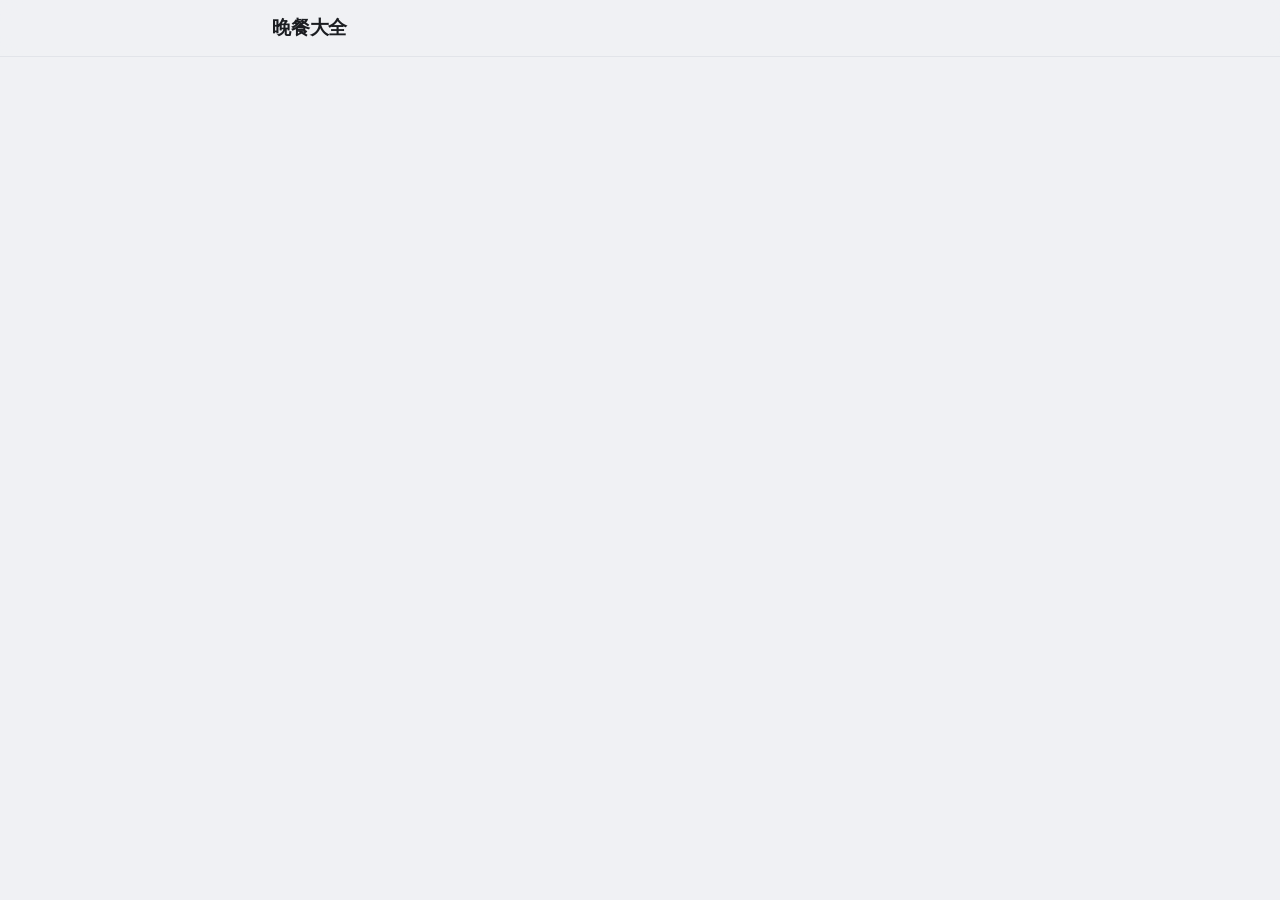
<file: index.html>
<!DOCTYPE html>
<html lang="zh-Hant">
<head>
<meta charset="utf-8">
<!-- viewport-fit=cover 讓版面延伸到 iPhone 瀏海與底部橫條區域，再由 CSS 的 safe-area 補回內距 -->
<meta name="viewport" content="width=device-width, initial-scale=1, viewport-fit=cover">
<meta name="description" content="晚餐店家與菜單清單">
<meta name="theme-color" content="#f0f1f4" media="(prefers-color-scheme: light)">
<meta name="theme-color" content="#15171b" media="(prefers-color-scheme: dark)">
<title>晚餐大全</title>

<!-- 加到主畫面後以全螢幕開啟 -->
<link rel="manifest" href="manifest.json">
<meta name="apple-mobile-web-app-capable" content="yes">
<meta name="apple-mobile-web-app-status-bar-style" content="default">
<meta name="apple-mobile-web-app-title" content="晚餐大全">
<link rel="apple-touch-icon" href="icons/icon-192.png">
<link rel="icon" href="icons/icon-192.png">

<link rel="stylesheet" href="css/style.css">
</head>
<body>

<header class="topbar">
  <div class="topbar-inner">
    <button id="back-btn" class="icon-btn" type="button" aria-label="返回" hidden>
      <svg viewBox="0 0 24 24" aria-hidden="true"><path d="M15 5l-7 7 7 7"/></svg>
    </button>
    <div class="topbar-title">
      <h1 id="page-title">晚餐大全</h1>
      <p id="page-subtitle" class="topbar-sub"></p>
    </div>
    <div id="topbar-actions" class="topbar-actions"></div>
  </div>
</header>

<main id="view" class="view" tabindex="-1"></main>

<!-- 登入視窗 -->
<dialog id="login-dialog" class="dialog">
  <form id="login-form" method="dialog" class="dialog-body">
    <h2 class="dialog-title">登入以編輯</h2>
    <p class="dialog-hint">只有你需要登入。其他人不用登入也看得到店家與菜單。</p>

    <label class="field">
      <span class="field-label">Email</span>
      <input id="login-email" type="email" name="email" autocomplete="username"
             inputmode="email" required placeholder="you@example.com">
    </label>

    <label class="field">
      <span class="field-label">密碼</span>
      <input id="login-password" type="password" name="password"
             autocomplete="current-password" required>
    </label>

    <p id="login-error" class="form-error" hidden></p>

    <div class="dialog-actions">
      <button type="button" class="btn btn-ghost" data-close-dialog>取消</button>
      <button id="login-submit" type="submit" class="btn btn-primary">登入</button>
    </div>
  </form>
</dialog>

<!-- 短暫提示訊息 -->
<div id="toast" class="toast" role="status" aria-live="polite" hidden></div>

<script type="module" src="js/app.js"></script>
</body>
</html>
</file>
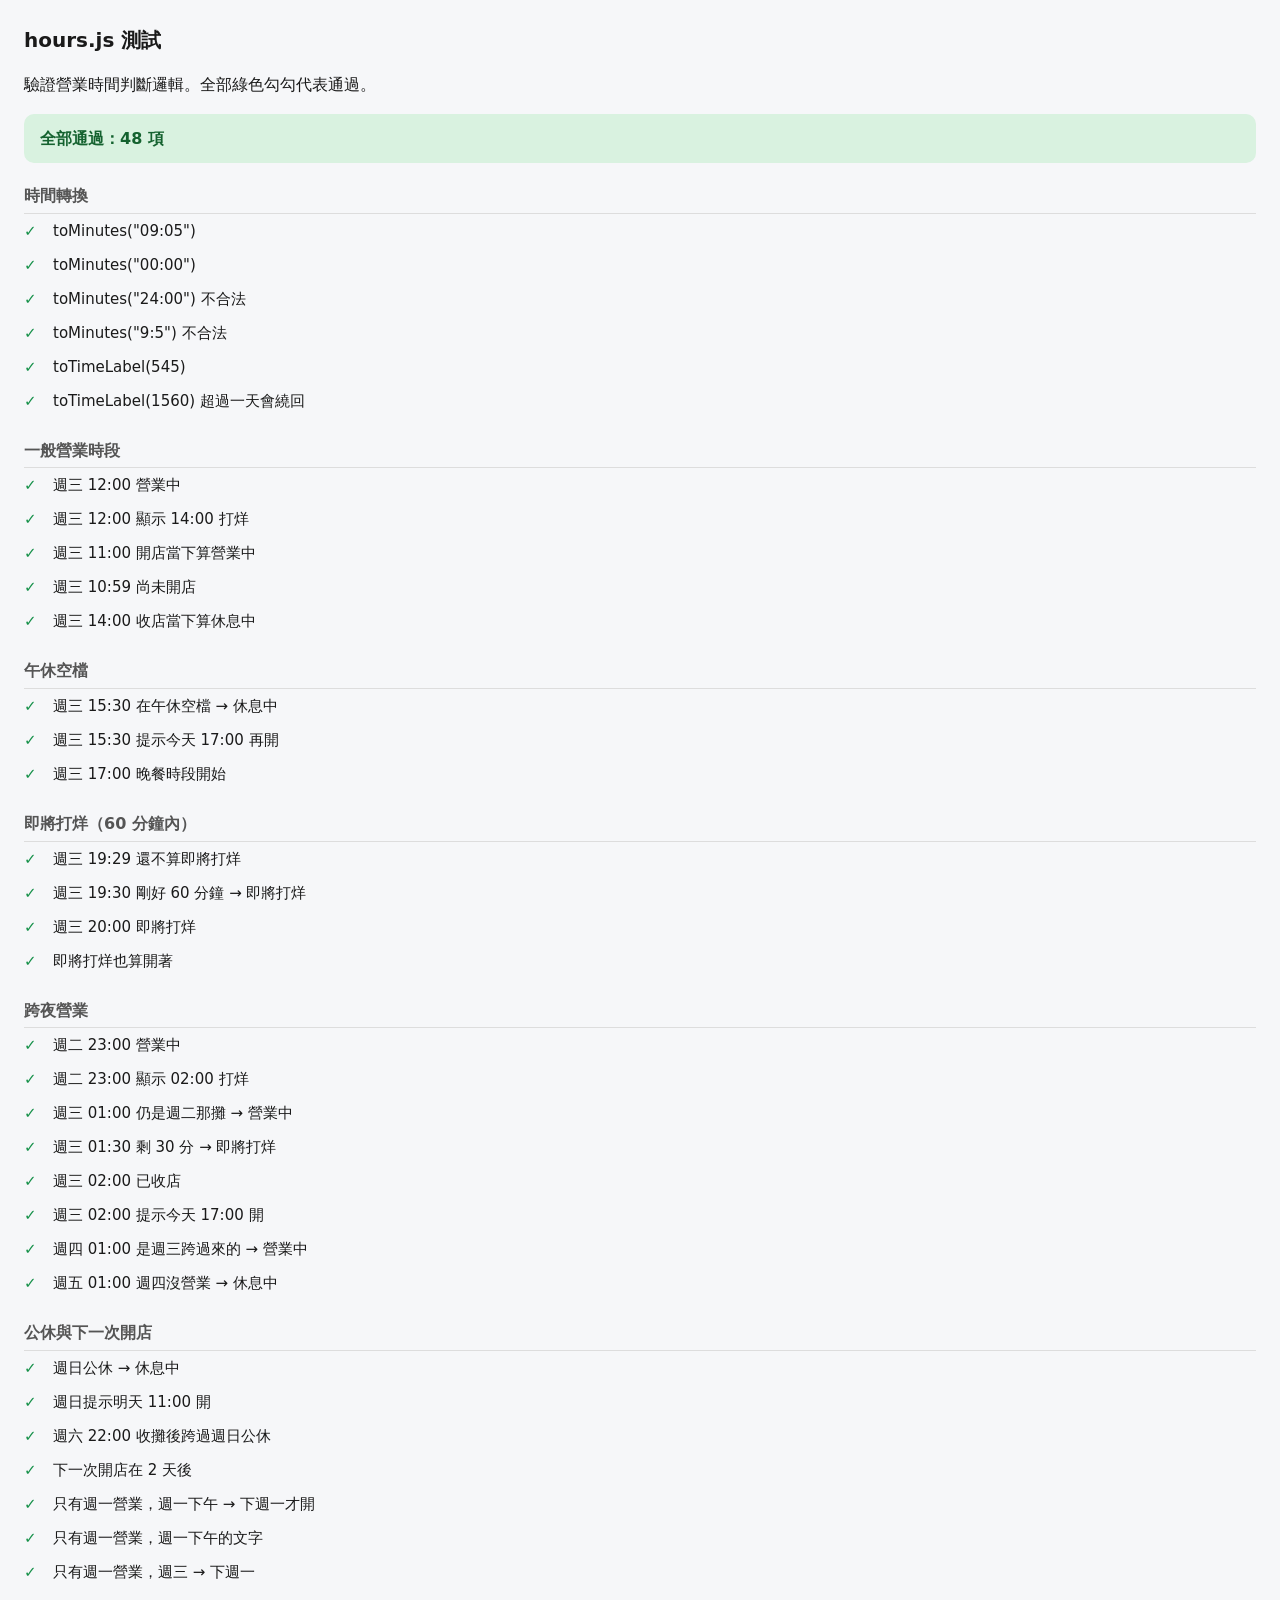
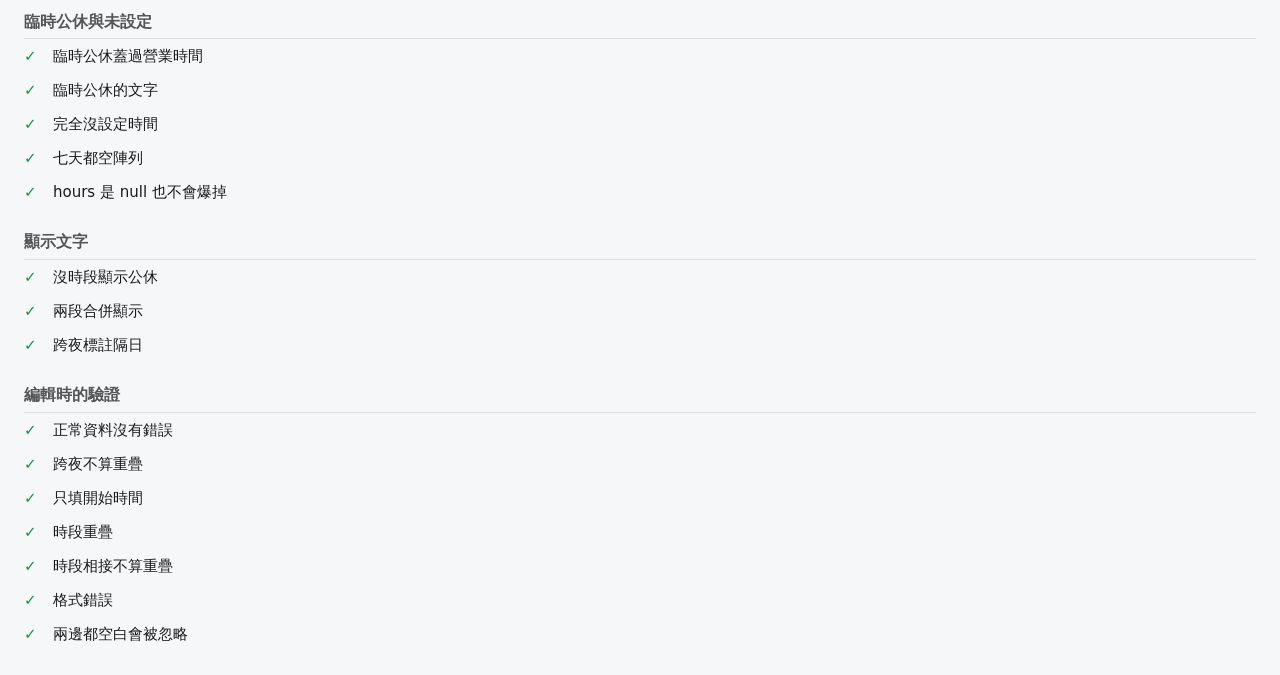
<file: test/hours.test.html>
<!DOCTYPE html>
<html lang="zh-Hant">
<head>
<meta charset="utf-8">
<meta name="viewport" content="width=device-width, initial-scale=1">
<title>hours.js 測試</title>
<style>
  body { font: 16px/1.6 system-ui, "Microsoft JhengHei", sans-serif; margin: 0; padding: 24px; background: #f6f7f9; color: #1a1a1a; }
  h1 { font-size: 20px; margin: 0 0 4px; }
  .summary { padding: 12px 16px; border-radius: 10px; font-weight: 700; margin: 16px 0; }
  .summary.ok { background: #d9f2e0; color: #14622f; }
  .summary.bad { background: #fbdcdc; color: #8c1c1c; }
  .group { margin-top: 20px; font-weight: 700; color: #555; border-bottom: 1px solid #ddd; padding-bottom: 4px; }
  .case { display: flex; gap: 8px; padding: 5px 0; align-items: baseline; font-size: 15px; }
  .mark { flex: none; width: 1.4em; font-weight: 700; }
  .pass .mark { color: #17914a; }
  .fail .mark { color: #cc2222; }
  .fail { color: #cc2222; }
  .detail { color: #777; font-size: 13px; margin-left: 1.4em; }
  @media (prefers-color-scheme: dark) {
    body { background: #16181c; color: #e6e6e6; }
    .group { color: #aaa; border-color: #333; }
    .detail { color: #999; }
  }
</style>
</head>
<body>
<h1>hours.js 測試</h1>
<p>驗證營業時間判斷邏輯。全部綠色勾勾代表通過。</p>
<div id="summary" class="summary">執行中…</div>
<div id="out"></div>

<script type="module">
import {
  getStoreStatus, formatDayHours, validateHours, toMinutes, toTimeLabel,
} from '../js/hours.js';

// ---------- 測試工具 ----------
const out = document.getElementById('out');
let passed = 0;
let failed = 0;

function group(title) {
  const el = document.createElement('div');
  el.className = 'group';
  el.textContent = title;
  out.appendChild(el);
}

function check(name, actual, expected) {
  const ok = JSON.stringify(actual) === JSON.stringify(expected);
  ok ? passed++ : failed++;
  const el = document.createElement('div');
  el.className = 'case ' + (ok ? 'pass' : 'fail');
  el.innerHTML = `<span class="mark">${ok ? '✓' : '✗'}</span><span>${name}</span>`;
  out.appendChild(el);
  if (!ok) {
    const d = document.createElement('div');
    d.className = 'detail';
    d.textContent = `預期 ${JSON.stringify(expected)}，實際得到 ${JSON.stringify(actual)}`;
    out.appendChild(d);
  }
}

// 2024-01-07 是星期日，所以 Jan 7 + day 剛好對應 getDay() 0–6。
// 這樣測試裡就能直接寫「週三 12:00」而不必自己算日期。
function at(day, hhmm) {
  const [h, m] = hhmm.split(':').map(Number);
  return new Date(2024, 0, 7 + day, h, m);
}

// ---------- 測試資料 ----------
// 一般便當店：平日午晚兩段，週六只有晚上，週日公休
const bento = {
  '0': [],
  '1': [['11:00', '14:00'], ['17:00', '20:30']],
  '2': [['11:00', '14:00'], ['17:00', '20:30']],
  '3': [['11:00', '14:00'], ['17:00', '20:30']],
  '4': [['11:00', '14:00'], ['17:00', '20:30']],
  '5': [['11:00', '14:00'], ['17:00', '20:30']],
  '6': [['17:00', '21:00']],
};

// 宵夜店：週二、週三營業到隔天凌晨兩點，其餘公休
const latenight = {
  '0': [], '1': [], '2': [['17:00', '02:00']], '3': [['17:00', '02:00']],
  '4': [], '5': [], '6': [],
};

// 只有週一營業
const mondayOnly = { '0': [], '1': [['11:00', '14:00']], '2': [], '3': [], '4': [], '5': [], '6': [] };

const s = (hours, day, time, tempClosed = false) => getStoreStatus(hours, tempClosed, at(day, time));

// ---------- 基本時間轉換 ----------
group('時間轉換');
check('toMinutes("09:05")', toMinutes('09:05'), 545);
check('toMinutes("00:00")', toMinutes('00:00'), 0);
check('toMinutes("24:00") 不合法', toMinutes('24:00'), null);
check('toMinutes("9:5") 不合法', toMinutes('9:5'), null);
check('toTimeLabel(545)', toTimeLabel(545), '09:05');
check('toTimeLabel(1560) 超過一天會繞回', toTimeLabel(1560), '02:00');

// ---------- 一般營業時段 ----------
group('一般營業時段');
check('週三 12:00 營業中', s(bento, 3, '12:00').state, 'open');
check('週三 12:00 顯示 14:00 打烊', s(bento, 3, '12:00').closesAt, '14:00');
check('週三 11:00 開店當下算營業中', s(bento, 3, '11:00').state, 'open');
check('週三 10:59 尚未開店', s(bento, 3, '10:59').state, 'closed');
check('週三 14:00 收店當下算休息中', s(bento, 3, '14:00').state, 'closed');

// ---------- 午休空檔（分兩段的重點）----------
group('午休空檔');
check('週三 15:30 在午休空檔 → 休息中', s(bento, 3, '15:30').state, 'closed');
check('週三 15:30 提示今天 17:00 再開', s(bento, 3, '15:30').label, '休息中 · 今天 17:00 開');
check('週三 17:00 晚餐時段開始', s(bento, 3, '17:00').state, 'open');

// ---------- 即將打烊 ----------
group('即將打烊（60 分鐘內）');
check('週三 19:29 還不算即將打烊', s(bento, 3, '19:29').state, 'open');
check('週三 19:30 剛好 60 分鐘 → 即將打烊', s(bento, 3, '19:30').state, 'closing_soon');
check('週三 20:00 即將打烊', s(bento, 3, '20:00').state, 'closing_soon');
check('即將打烊也算開著', s(bento, 3, '20:00').isOpen, true);

// ---------- 跨夜營業（最容易寫錯的地方）----------
group('跨夜營業');
check('週二 23:00 營業中', s(latenight, 2, '23:00').state, 'open');
check('週二 23:00 顯示 02:00 打烊', s(latenight, 2, '23:00').closesAt, '02:00');
check('週三 01:00 仍是週二那攤 → 營業中', s(latenight, 3, '01:00').isOpen, true);
check('週三 01:30 剩 30 分 → 即將打烊', s(latenight, 3, '01:30').state, 'closing_soon');
check('週三 02:00 已收店', s(latenight, 3, '02:00').state, 'closed');
check('週三 02:00 提示今天 17:00 開', s(latenight, 3, '02:00').label, '休息中 · 今天 17:00 開');
check('週四 01:00 是週三跨過來的 → 營業中', s(latenight, 4, '01:00').isOpen, true);
check('週五 01:00 週四沒營業 → 休息中', s(latenight, 5, '01:00').state, 'closed');

// ---------- 公休與下一次開店 ----------
group('公休與下一次開店');
check('週日公休 → 休息中', s(bento, 0, '12:00').state, 'closed');
check('週日提示明天 11:00 開', s(bento, 0, '12:00').label, '休息中 · 明天 11:00 開');
check('週六 22:00 收攤後跨過週日公休', s(bento, 6, '22:00').label, '休息中 · 週一 11:00 開');
check('下一次開店在 2 天後', s(bento, 6, '22:00').nextOpen.daysAhead, 2);
check('只有週一營業，週一下午 → 下週一才開', s(mondayOnly, 1, '15:00').nextOpen.daysAhead, 7);
check('只有週一營業，週一下午的文字', s(mondayOnly, 1, '15:00').label, '休息中 · 週一 11:00 開');
check('只有週一營業，週三 → 下週一', s(mondayOnly, 3, '12:00').nextOpen.daysAhead, 5);

// ---------- 臨時公休與未設定 ----------
group('臨時公休與未設定');
check('臨時公休蓋過營業時間', s(bento, 3, '12:00', true).state, 'closed');
check('臨時公休的文字', s(bento, 3, '12:00', true).label, '臨時公休');
check('完全沒設定時間', getStoreStatus({}, false, at(3, '12:00')).label, '未設定營業時間');
check('七天都空陣列', getStoreStatus({ 0: [], 1: [], 2: [], 3: [], 4: [], 5: [], 6: [] }, false, at(3, '12:00')).state, 'closed');
check('hours 是 null 也不會爆掉', getStoreStatus(null, false, at(3, '12:00')).state, 'closed');

// ---------- 顯示文字 ----------
group('顯示文字');
check('沒時段顯示公休', formatDayHours([]), '公休');
check('兩段合併顯示', formatDayHours([['11:00', '14:00'], ['17:00', '20:30']]), '11:00–14:00、17:00–20:30');
check('跨夜標註隔日', formatDayHours([['17:00', '02:00']]), '17:00–02:00（隔日）');

// ---------- 編輯時的驗證 ----------
group('編輯時的驗證');
check('正常資料沒有錯誤', validateHours(bento), []);
check('跨夜不算重疊', validateHours(latenight), []);
check('只填開始時間', validateHours({ 1: [['11:00', '']] }), ['週一：開始與結束時間要一起填']);
check('時段重疊', validateHours({ 1: [['11:00', '15:00'], ['14:00', '20:00']] }), ['週一：兩個時段重疊了']);
check('時段相接不算重疊', validateHours({ 1: [['11:00', '14:00'], ['14:00', '20:00']] }), []);
check('格式錯誤', validateHours({ 2: [['1100', '14:00']] }), ['週二：時間格式不正確']);
check('兩邊都空白會被忽略', validateHours({ 3: [['', '']] }), []);

// ---------- 結果 ----------
const summary = document.getElementById('summary');
summary.className = 'summary ' + (failed === 0 ? 'ok' : 'bad');
summary.textContent = failed === 0
  ? `全部通過：${passed} 項`
  : `${failed} 項失敗、${passed} 項通過`;
</script>
</body>
</html>
</file>
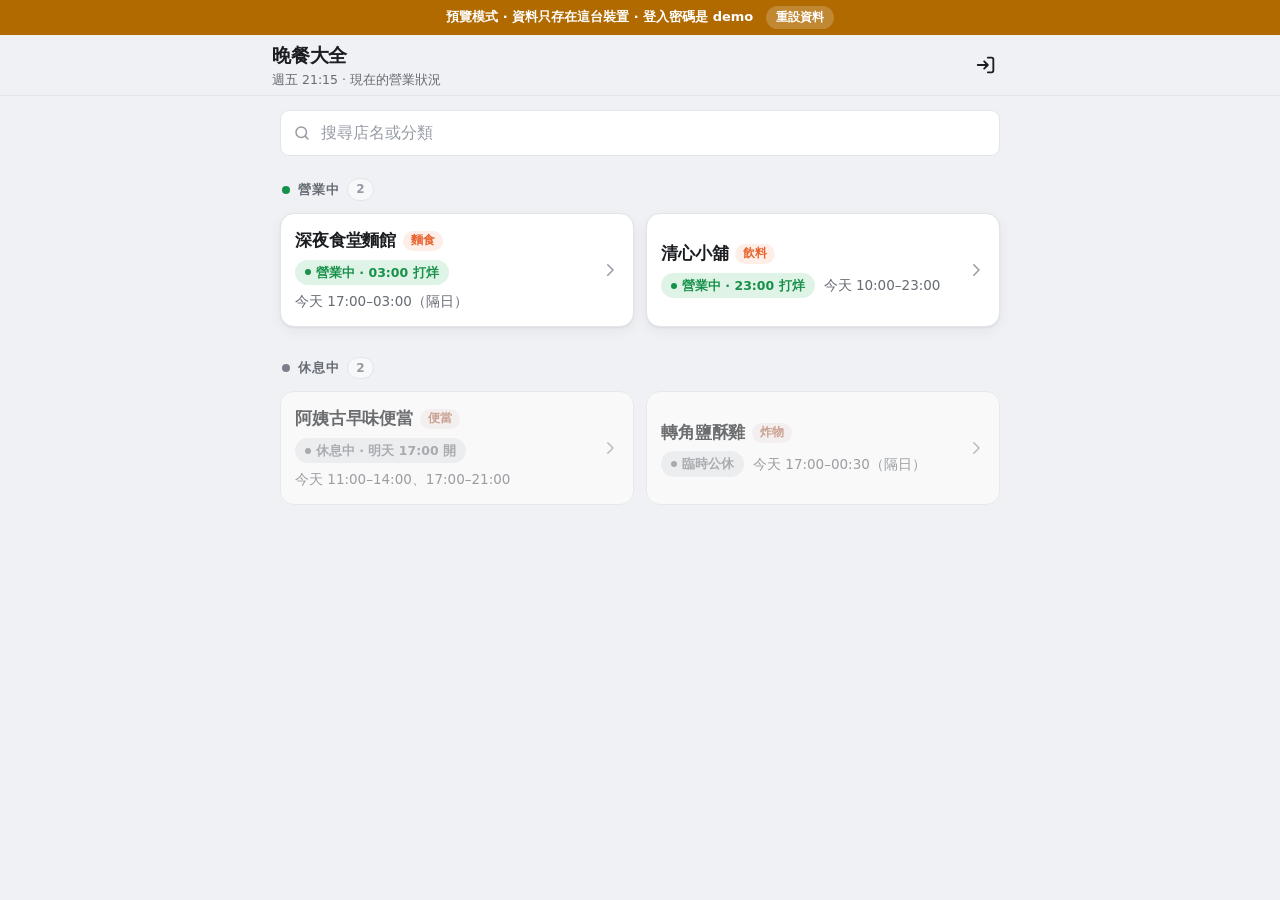
<file: test/preview.html>
<!DOCTYPE html>
<html lang="zh-Hant">
<head>
<meta charset="utf-8">
<meta name="viewport" content="width=device-width, initial-scale=1, viewport-fit=cover">
<title>晚餐大全（預覽模式）</title>
<link rel="stylesheet" href="../css/style.css">

<!--
  預覽模式：把資料層換成 test/mock-db.js，資料存在瀏覽器本機，
  不需要 Supabase 就能把整個網站點過一遍。

  登入用任意 Email + 密碼 demo。

  正式使用請開 index.html，不要開這一頁。
-->
<script type="importmap">
{
  "imports": {
    "/js/db.js": "/test/mock-db.js",
    "/js/config.js": "/test/mock-config.js"
  }
}
</script>
<style>
  .preview-banner {
    background: #b06a00; color: #fff; text-align: center;
    font-size: 13px; font-weight: 700; padding: 6px 12px;
  }
  .preview-banner button {
    margin-left: 8px; font: inherit; font-size: 12px;
    background: rgba(255,255,255,.2); color: #fff;
    border: none; border-radius: 999px; padding: 2px 10px; cursor: pointer;
  }
</style>
</head>
<body>

<div class="preview-banner">
  預覽模式 · 資料只存在這台裝置 · 登入密碼是 demo
  <button id="reset-preview" type="button">重設資料</button>
</div>

<header class="topbar">
  <div class="topbar-inner">
    <button id="back-btn" class="icon-btn" type="button" aria-label="返回" hidden>
      <svg viewBox="0 0 24 24" aria-hidden="true"><path d="M15 5l-7 7 7 7"/></svg>
    </button>
    <div class="topbar-title">
      <h1 id="page-title">晚餐大全</h1>
      <p id="page-subtitle" class="topbar-sub"></p>
    </div>
    <div id="topbar-actions" class="topbar-actions"></div>
  </div>
</header>

<main id="view" class="view" tabindex="-1"></main>

<dialog id="login-dialog" class="dialog">
  <form id="login-form" method="dialog" class="dialog-body">
    <h2 class="dialog-title">登入以編輯</h2>
    <p class="dialog-hint">預覽模式：Email 隨便填，密碼輸入 demo。</p>
    <label class="field">
      <span class="field-label">Email</span>
      <input id="login-email" type="email" name="email" autocomplete="username"
             inputmode="email" required placeholder="you@example.com">
    </label>
    <label class="field">
      <span class="field-label">密碼</span>
      <input id="login-password" type="password" name="password" autocomplete="current-password" required>
    </label>
    <p id="login-error" class="form-error" hidden></p>
    <div class="dialog-actions">
      <button type="button" class="btn btn-ghost" data-close-dialog>取消</button>
      <button id="login-submit" type="submit" class="btn btn-primary">登入</button>
    </div>
  </form>
</dialog>

<div id="toast" class="toast" role="status" aria-live="polite" hidden></div>

<script type="module">
  import { resetPreviewData } from './mock-db.js';
  document.getElementById('reset-preview').addEventListener('click', () => {
    resetPreviewData();
    location.reload();
  });
</script>
<script type="module" src="../js/app.js"></script>
</body>
</html>
</file>
<file: css/style.css>
/* =============================================================
   晚餐大全 — 樣式

   手機優先：預設樣式就是手機版，768px 以上才加寬成多欄。
   幾個為了行動裝置特別處理的地方，都標在註解裡。
   ============================================================= */

/* ---------- 設計變數 ---------- */
:root {
  --bg:            #f0f1f4;
  --surface:       #ffffff;
  --surface-2:     #f7f8fa;
  --border:        #e2e4e9;
  --text:          #1b1d21;
  --text-soft:     #666b74;
  --text-faint:    #969ba4;

  --accent:        #e8622c;
  --accent-ink:    #ffffff;
  --accent-soft:   #fdeee8;

  --open:          #17914a;
  --open-soft:     #dff3e6;
  --soon:          #b06a00;
  --soon-soft:     #fdefd6;
  --closed:        #7a808a;
  --closed-soft:   #eaecef;
  --danger:        #cc3333;
  --danger-soft:   #fce4e4;

  --radius:        14px;
  --radius-sm:     9px;
  --shadow:        0 1px 2px rgba(16, 18, 22, .06), 0 4px 14px rgba(16, 18, 22, .05);
  --shadow-lift:   0 4px 10px rgba(16, 18, 22, .1), 0 12px 32px rgba(16, 18, 22, .12);

  --topbar-h:      calc(56px + env(safe-area-inset-top));
  --page-max:      760px;
}

@media (prefers-color-scheme: dark) {
  :root {
    --bg:          #15171b;
    --surface:     #1e2126;
    --surface-2:   #262a30;
    --border:      #32373f;
    --text:        #e8eaed;
    --text-soft:   #a4aab3;
    --text-faint:  #7b828c;

    --accent:      #ff7a45;
    --accent-ink:  #241009;
    --accent-soft: #38231b;

    --open:        #4ecb7e;
    --open-soft:   #1c3b28;
    --soon:        #f0b45c;
    --soon-soft:   #3b2f18;
    --closed:      #868d97;
    --closed-soft: #2a2e34;
    --danger:      #ff6b6b;
    --danger-soft: #3a2222;

    --shadow:      0 1px 2px rgba(0, 0, 0, .3), 0 4px 14px rgba(0, 0, 0, .25);
    --shadow-lift: 0 4px 10px rgba(0, 0, 0, .4), 0 12px 32px rgba(0, 0, 0, .45);
  }
}

/* ---------- 基礎 ---------- */
*, *::before, *::after { box-sizing: border-box; }

html {
  /* 手機橫置時 iOS 會自動放大字，關掉才不會版面錯亂 */
  -webkit-text-size-adjust: 100%;
}

body {
  margin: 0;
  /* dvh 而非 vh：行動瀏覽器網址列收合時版面不會跳動 */
  min-height: 100dvh;
  background: var(--bg);
  color: var(--text);
  font-family: system-ui, -apple-system, "Noto Sans TC", "PingFang TC",
               "Microsoft JhengHei", "Segoe UI", sans-serif;
  font-size: 16px;
  line-height: 1.55;
  /* 手機點擊時不要出現系統預設的藍色方塊，改用自訂的 :active 效果 */
  -webkit-tap-highlight-color: transparent;
  overscroll-behavior-y: none;
}

h1, h2, h3, p { margin: 0; }
ul { margin: 0; padding: 0; list-style: none; }

:focus-visible {
  outline: 2px solid var(--accent);
  outline-offset: 2px;
  border-radius: 4px;
}

/* ---------- 頂部列 ---------- */
.topbar {
  position: sticky;
  top: 0;
  z-index: 30;
  background: color-mix(in srgb, var(--bg) 88%, transparent);
  backdrop-filter: blur(12px);
  -webkit-backdrop-filter: blur(12px);
  border-bottom: 1px solid var(--border);
  /* 內容避開 iPhone 瀏海 */
  padding-top: env(safe-area-inset-top);
}

.topbar-inner {
  max-width: var(--page-max);
  margin: 0 auto;
  min-height: 56px;
  display: flex;
  align-items: center;
  gap: 6px;
  padding: 6px max(12px, env(safe-area-inset-left)) 6px max(12px, env(safe-area-inset-right));
}

.topbar-title { flex: 1; min-width: 0; }

.topbar-title h1 {
  font-size: 18px;
  font-weight: 800;
  letter-spacing: -.01em;
  white-space: nowrap;
  overflow: hidden;
  text-overflow: ellipsis;
}

.topbar-sub {
  font-size: 12.5px;
  color: var(--text-soft);
  white-space: nowrap;
  overflow: hidden;
  text-overflow: ellipsis;
}
.topbar-sub:empty { display: none; }

.topbar-actions { display: flex; align-items: center; gap: 6px; flex: none; }

/* ---------- 內容容器 ---------- */
.view {
  max-width: var(--page-max);
  margin: 0 auto;
  padding: 14px max(12px, env(safe-area-inset-left))
           calc(96px + env(safe-area-inset-bottom))
           max(12px, env(safe-area-inset-right));
}
.view:focus { outline: none; }

/* ---------- 按鈕 ----------
   所有可點元素至少 44×44px，這是手指能穩定點到的最小尺寸。 */
.btn {
  min-height: 44px;
  padding: 0 16px;
  display: inline-flex;
  align-items: center;
  justify-content: center;
  gap: 6px;
  border: 1px solid transparent;
  border-radius: var(--radius-sm);
  font: inherit;
  font-size: 15px;
  font-weight: 600;
  cursor: pointer;
  transition: transform .08s ease, background-color .15s ease, opacity .15s ease;
  touch-action: manipulation;
}
.btn:active { transform: scale(.97); }
.btn:disabled { opacity: .5; cursor: default; transform: none; }

.btn-primary { background: var(--accent); color: var(--accent-ink); }
.btn-ghost    { background: var(--surface-2); color: var(--text); border-color: var(--border); }
.btn-danger   { background: var(--danger-soft); color: var(--danger); }
.btn-block    { width: 100%; }
.btn-sm       { min-height: 38px; padding: 0 12px; font-size: 14px; }

.icon-btn {
  width: 44px;
  height: 44px;
  flex: none;
  display: inline-flex;
  align-items: center;
  justify-content: center;
  border: none;
  background: transparent;
  color: var(--text);
  border-radius: 50%;
  cursor: pointer;
  transition: background-color .15s ease, transform .08s ease;
  touch-action: manipulation;
}
.icon-btn:active { transform: scale(.92); background: var(--surface-2); }
.icon-btn svg {
  width: 22px; height: 22px;
  fill: none;
  stroke: currentColor;
  stroke-width: 2;
  stroke-linecap: round;
  stroke-linejoin: round;
}

/* 浮動的「新增店家」按鈕 */
.fab {
  position: fixed;
  right: max(16px, env(safe-area-inset-right));
  bottom: calc(16px + env(safe-area-inset-bottom));
  z-index: 25;
  min-height: 52px;
  padding: 0 20px;
  border: none;
  border-radius: 26px;
  background: var(--accent);
  color: var(--accent-ink);
  font: inherit;
  font-size: 15px;
  font-weight: 700;
  display: inline-flex;
  align-items: center;
  gap: 7px;
  box-shadow: var(--shadow-lift);
  cursor: pointer;
  transition: transform .08s ease;
  touch-action: manipulation;
}
.fab:active { transform: scale(.95); }
.fab svg { width: 20px; height: 20px; fill: none; stroke: currentColor; stroke-width: 2.4; stroke-linecap: round; }

/* ---------- 搜尋 ---------- */
.search-wrap { position: relative; margin-bottom: 14px; }

.search-wrap svg {
  position: absolute;
  left: 13px; top: 50%;
  transform: translateY(-50%);
  width: 18px; height: 18px;
  fill: none; stroke: var(--text-faint); stroke-width: 2; stroke-linecap: round;
  pointer-events: none;
}

.search-input {
  width: 100%;
  min-height: 46px;
  padding: 0 40px 0 40px;
  border: 1px solid var(--border);
  border-radius: var(--radius-sm);
  background: var(--surface);
  color: var(--text);
  font: inherit;
  /* 16px 以上，否則 iOS Safari 聚焦時會自動放大整個頁面 */
  font-size: 16px;
}
.search-input::placeholder { color: var(--text-faint); }
.search-input:focus { outline: none; border-color: var(--accent); }

.search-clear {
  position: absolute;
  right: 4px; top: 50%;
  transform: translateY(-50%);
  width: 38px; height: 38px;
  border: none; background: transparent;
  color: var(--text-faint);
  font-size: 20px;
  border-radius: 50%;
  cursor: pointer;
}

/* ---------- 分區標題 ---------- */
.section {
  margin-bottom: 22px;
}

.section-head {
  position: sticky;
  top: var(--topbar-h);
  z-index: 10;
  display: flex;
  align-items: center;
  gap: 8px;
  padding: 8px 2px;
  margin-bottom: 4px;
  background: linear-gradient(var(--bg) 72%, transparent);
}

.section-head h2 {
  font-size: 13px;
  font-weight: 800;
  letter-spacing: .06em;
  text-transform: none;
  color: var(--text-soft);
}

.section-count {
  font-size: 12px;
  font-weight: 700;
  color: var(--text-faint);
  background: var(--surface-2);
  border: 1px solid var(--border);
  border-radius: 999px;
  padding: 1px 8px;
}

.section-dot { width: 8px; height: 8px; border-radius: 50%; flex: none; }
.section-dot.is-open   { background: var(--open); }
.section-dot.is-closed { background: var(--closed); }

/* ---------- 店家卡片 ---------- */
.card-grid { display: grid; gap: 10px; }

.store-card {
  display: flex;
  align-items: center;
  gap: 12px;
  width: 100%;
  padding: 14px;
  background: var(--surface);
  border: 1px solid var(--border);
  border-radius: var(--radius);
  box-shadow: var(--shadow);
  color: inherit;
  font: inherit;
  text-align: left;
  cursor: pointer;
  transition: transform .08s ease, box-shadow .15s ease;
  touch-action: manipulation;
}
.store-card:active { transform: scale(.985); }

/* 打烊的店：降低彩度與透明度，加上分區與 badge，用三種方式同時標示，
   不只靠顏色（色弱使用者也分得出來） */
.store-card.is-closed {
  opacity: .62;
  filter: grayscale(.5);
  box-shadow: none;
}

.store-main { flex: 1; min-width: 0; }

.store-name-row {
  display: flex;
  align-items: center;
  gap: 7px;
  flex-wrap: wrap;
}

.store-name {
  font-size: 16.5px;
  font-weight: 700;
  letter-spacing: -.01em;
  word-break: break-word;
}

.tag {
  flex: none;
  font-size: 11.5px;
  font-weight: 700;
  color: var(--accent);
  background: var(--accent-soft);
  border-radius: 999px;
  padding: 1px 8px;
}

.store-meta-row {
  display: flex;
  align-items: center;
  flex-wrap: wrap;
  gap: 6px 9px;
  margin-top: 6px;
}

.store-hours-line {
  font-size: 13.5px;
  color: var(--text-soft);
  min-width: 0;
  overflow: hidden;
  text-overflow: ellipsis;
  white-space: nowrap;
}

.store-chevron {
  flex: none;
  width: 18px; height: 18px;
  fill: none; stroke: var(--text-faint); stroke-width: 2; stroke-linecap: round; stroke-linejoin: round;
}

/* ---------- 營業狀態標籤 ---------- */
.badge {
  display: inline-flex;
  align-items: center;
  gap: 5px;
  flex: none;
  font-size: 12.5px;
  font-weight: 700;
  border-radius: 999px;
  padding: 3px 10px;
  white-space: nowrap;
}
.badge::before {
  content: '';
  width: 6px; height: 6px;
  border-radius: 50%;
  background: currentColor;
  flex: none;
}
.badge.is-open        { color: var(--open);   background: var(--open-soft); }
.badge.is-closing_soon{ color: var(--soon);   background: var(--soon-soft); }
.badge.is-closed      { color: var(--closed); background: var(--closed-soft); }

.badge-stack {
  display: flex;
  flex-direction: column;
  align-items: flex-end;
  gap: 3px;
  flex: none;
}

/* ---------- 菜單頁 ---------- */
.detail-header {
  background: var(--surface);
  border: 1px solid var(--border);
  border-radius: var(--radius);
  padding: 16px;
  box-shadow: var(--shadow);
  margin-bottom: 18px;
}

.detail-title-row {
  display: flex;
  align-items: flex-start;
  justify-content: space-between;
  gap: 12px;
  margin-bottom: 10px;
}

.detail-name { font-size: 21px; font-weight: 800; letter-spacing: -.02em; word-break: break-word; }
.detail-title-row .tag { display: inline-block; margin-top: 5px; }

.detail-meta {
  display: flex;
  flex-wrap: wrap;
  gap: 8px;
  margin-top: 10px;
}

.meta-link {
  display: inline-flex;
  align-items: center;
  gap: 6px;
  min-height: 40px;
  padding: 0 13px;
  border-radius: 999px;
  background: var(--surface-2);
  border: 1px solid var(--border);
  color: var(--text);
  text-decoration: none;
  font-size: 14px;
  font-weight: 600;
}
.meta-link svg { width: 16px; height: 16px; fill: none; stroke: currentColor; stroke-width: 2; stroke-linecap: round; stroke-linejoin: round; }

.note-box {
  margin-top: 12px;
  padding: 10px 12px;
  background: var(--surface-2);
  border-radius: var(--radius-sm);
  font-size: 14px;
  color: var(--text-soft);
  white-space: pre-wrap;
  word-break: break-word;
}

/* 一週營業時間表 */
.hours-table { width: 100%; border-collapse: collapse; font-size: 14.5px; }
.hours-table td { padding: 7px 0; border-bottom: 1px solid var(--border); vertical-align: top; }
.hours-table tr:last-child td { border-bottom: none; }
.hours-table td:first-child { width: 3.6em; color: var(--text-soft); }
.hours-table tr.is-today td { color: var(--accent); font-weight: 700; }
.hours-table td.is-rest { color: var(--text-faint); }

.collapse {
  background: var(--surface);
  border: 1px solid var(--border);
  border-radius: var(--radius);
  margin-bottom: 18px;
  overflow: hidden;
}
.collapse > summary {
  min-height: 48px;
  display: flex;
  align-items: center;
  gap: 8px;
  padding: 0 16px;
  font-size: 14.5px;
  font-weight: 700;
  cursor: pointer;
  list-style: none;
  color: var(--text-soft);
}
.collapse > summary::-webkit-details-marker { display: none; }
.collapse > summary svg {
  width: 17px; height: 17px; flex: none;
  fill: none; stroke: currentColor; stroke-width: 2; stroke-linecap: round; stroke-linejoin: round;
}
.collapse > summary::after {
  content: '';
  margin-left: auto;
  width: 8px; height: 8px;
  border-right: 2px solid currentColor;
  border-bottom: 2px solid currentColor;
  transform: rotate(45deg) translateY(-2px);
  transition: transform .2s ease;
}
.collapse[open] > summary::after { transform: rotate(-135deg) translateY(-2px); }
.collapse-body { padding: 0 16px 12px; }

/* 菜單品項 */
.menu-group { margin-bottom: 18px; }

.menu-group-title {
  font-size: 13px;
  font-weight: 800;
  color: var(--text-soft);
  letter-spacing: .04em;
  padding: 0 4px 7px;
}

.menu-list {
  background: var(--surface);
  border: 1px solid var(--border);
  border-radius: var(--radius);
  overflow: hidden;
  box-shadow: var(--shadow);
}

.menu-item {
  display: flex;
  align-items: baseline;
  gap: 10px;
  padding: 12px 14px;
  border-bottom: 1px solid var(--border);
}
.menu-item:last-child { border-bottom: none; }

.menu-item-main { flex: 1; min-width: 0; }
.menu-item-name { font-size: 15.5px; font-weight: 600; word-break: break-word; }
.menu-item-note { font-size: 13px; color: var(--text-soft); margin-top: 1px; }

.menu-item-price {
  flex: none;
  font-size: 15.5px;
  font-weight: 700;
  font-variant-numeric: tabular-nums;
}
.menu-item-price.is-unset { color: var(--text-faint); font-weight: 600; font-size: 14px; }

.menu-item.is-sold-out .menu-item-name,
.menu-item.is-sold-out .menu-item-price { text-decoration: line-through; color: var(--text-faint); }

.sold-out-tag {
  font-size: 11.5px;
  font-weight: 700;
  color: var(--closed);
  background: var(--closed-soft);
  border-radius: 999px;
  padding: 1px 7px;
  margin-left: 6px;
  white-space: nowrap;
}

/* ---------- 表單 ---------- */
.form-card {
  background: var(--surface);
  border: 1px solid var(--border);
  border-radius: var(--radius);
  padding: 16px;
  box-shadow: var(--shadow);
  margin-bottom: 16px;
}

.form-card-title {
  font-size: 13px;
  font-weight: 800;
  color: var(--text-soft);
  letter-spacing: .04em;
  margin-bottom: 12px;
}

.field { display: block; margin-bottom: 13px; }
.field:last-child { margin-bottom: 0; }
.field-label { display: block; font-size: 13.5px; font-weight: 600; color: var(--text-soft); margin-bottom: 5px; }

input[type="text"], input[type="tel"], input[type="email"],
input[type="password"], input[type="number"], input[type="time"],
select, textarea {
  width: 100%;
  min-height: 46px;
  padding: 10px 12px;
  border: 1px solid var(--border);
  border-radius: var(--radius-sm);
  background: var(--surface-2);
  color: var(--text);
  font-family: inherit;
  /* 同樣是 16px 底線，避免 iOS 聚焦時自動縮放 */
  font-size: 16px;
  appearance: none;
}
input:focus, select:focus, textarea:focus { outline: none; border-color: var(--accent); background: var(--surface); }
textarea { min-height: 78px; resize: vertical; line-height: 1.5; }

/* iOS 的 time input 預設會被壓扁，強制對齊 */
input[type="time"] { min-width: 0; text-align: center; }
input[type="time"]::-webkit-date-and-time-value { text-align: center; margin: 0; }

.field-row { display: flex; gap: 10px; }
.field-row > * { flex: 1; min-width: 0; }

.form-error {
  color: var(--danger);
  background: var(--danger-soft);
  border-radius: var(--radius-sm);
  padding: 9px 12px;
  font-size: 14px;
  margin: 10px 0;
}
.form-error ul { list-style: disc; padding-left: 18px; }

/* 開關 */
.switch {
  display: flex;
  align-items: center;
  gap: 12px;
  min-height: 46px;
  cursor: pointer;
}
.switch input { position: absolute; opacity: 0; pointer-events: none; }
.switch-track {
  flex: none;
  width: 46px; height: 28px;
  border-radius: 999px;
  background: var(--closed-soft);
  border: 1px solid var(--border);
  position: relative;
  transition: background-color .18s ease;
}
.switch-track::after {
  content: '';
  position: absolute;
  top: 2px; left: 2px;
  width: 22px; height: 22px;
  border-radius: 50%;
  background: #fff;
  box-shadow: 0 1px 3px rgba(0, 0, 0, .3);
  transition: transform .18s ease;
}
.switch input:checked + .switch-track { background: var(--accent); border-color: var(--accent); }
.switch input:checked + .switch-track::after { transform: translateX(18px); }
.switch input:focus-visible + .switch-track { outline: 2px solid var(--accent); outline-offset: 2px; }
.switch-text { flex: 1; font-size: 15px; font-weight: 600; }
.switch-text small { display: block; font-size: 13px; font-weight: 400; color: var(--text-soft); }

/* ---------- 營業時間編輯器 ---------- */
.day-row {
  padding: 11px 0;
  border-bottom: 1px solid var(--border);
}
.day-row:last-child { border-bottom: none; }

.day-row-head {
  display: flex;
  align-items: center;
  gap: 10px;
  min-height: 34px;
}
.day-name { font-size: 15px; font-weight: 700; width: 3em; flex: none; }

.day-rest-toggle {
  margin-left: auto;
  display: flex;
  align-items: center;
  gap: 6px;
  font-size: 13.5px;
  color: var(--text-soft);
  cursor: pointer;
  min-height: 34px;
  padding: 0 4px;
}
.day-rest-toggle input { width: 20px; height: 20px; accent-color: var(--accent); }

.seg-list { margin-top: 8px; display: grid; gap: 8px; }

/* min-width: 0 不能省 —— 這是 grid 子元素，預設 min-width: auto 會讓它
   撐到內容的最小寬度，在窄手機上就衝出畫面。 */
.seg-row { display: flex; align-items: center; gap: 7px; min-width: 0; }
.seg-dash { color: var(--text-faint); flex: none; }

/* 24 小時制的時／分選單 */
.time-picker {
  display: flex;
  align-items: center;
  gap: 3px;
  flex: 1;
  min-width: 0;
}

.time-picker select {
  flex: 1;
  min-width: 0;
  min-height: 44px;
  padding: 10px 2px;
  text-align: center;
  text-align-last: center;
  font-variant-numeric: tabular-nums;
  background: var(--surface);
  cursor: pointer;
}

.time-colon {
  flex: none;
  color: var(--text-faint);
  font-weight: 700;
}

.seg-remove {
  flex: none;
  width: 38px; height: 38px;
  border: 1px solid var(--border);
  background: var(--surface-2);
  color: var(--text-soft);
  border-radius: var(--radius-sm);
  font-size: 18px;
  line-height: 1;
  cursor: pointer;
}

.day-actions { display: flex; flex-wrap: wrap; gap: 7px; margin-top: 8px; }

.chip-btn {
  min-height: 34px;
  padding: 0 11px;
  border: 1px solid var(--border);
  background: var(--surface-2);
  color: var(--text-soft);
  border-radius: 999px;
  font: inherit;
  font-size: 13px;
  font-weight: 600;
  cursor: pointer;
  touch-action: manipulation;
}
.chip-btn:active { transform: scale(.95); }
.chip-btn.is-active {
  background: var(--soon-soft);
  color: var(--soon);
  border-color: var(--soon);
}

.field-hint {
  font-size: 13px;
  color: var(--text-soft);
  margin-top: 9px;
  line-height: 1.45;
}

/* ---------- 菜單照片（編輯畫面的縮圖）---------- */
.photo-grid {
  display: grid;
  grid-template-columns: repeat(2, minmax(0, 1fr));
  gap: 10px;
  margin-bottom: 12px;
}

.photo-thumb {
  margin: 0;
  border: 1px solid var(--border);
  border-radius: var(--radius-sm);
  background: var(--surface-2);
  overflow: hidden;
}

.photo-thumb img {
  display: block;
  width: 100%;
  aspect-ratio: 3 / 4;
  object-fit: cover;
  background: var(--surface-2);
}

.photo-tools {
  display: flex;
  align-items: center;
  gap: 4px;
  padding: 6px;
}
.photo-tools .item-index { margin-right: auto; padding-left: 4px; }
.photo-tools .tool-btn { width: 34px; height: 34px; }

.photo-thumb.is-uploading {
  display: flex;
  align-items: center;
  justify-content: center;
  aspect-ratio: 3 / 4;
  font-size: 13px;
  font-weight: 600;
  color: var(--text-soft);
  background: linear-gradient(100deg, var(--surface) 30%, var(--surface-2) 50%, var(--surface) 70%);
  background-size: 220% 100%;
  animation: shimmer 1.3s linear infinite;
}

/* ---------- 菜單照片（菜單畫面的大圖）---------- */
.menu-photos { display: grid; gap: 12px; margin-bottom: 18px; }

.menu-photo-btn {
  display: block;
  width: 100%;
  padding: 0;
  border: 1px solid var(--border);
  border-radius: var(--radius);
  overflow: hidden;
  background: var(--surface);
  box-shadow: var(--shadow);
  cursor: zoom-in;
  touch-action: manipulation;
}
.menu-photo-btn img { display: block; width: 100%; height: auto; }

/* 全螢幕看照片 */
.photo-viewer {
  width: 100vw;
  max-width: 100vw;
  height: 100dvh;
  max-height: 100dvh;
  margin: 0;
  padding: 0;
  border: none;
  background: #000;
}
.photo-viewer::backdrop { background: #000; }

.photo-viewer img {
  width: 100%;
  height: 100dvh;
  object-fit: contain;
}

.photo-viewer-close {
  position: fixed;
  top: calc(8px + env(safe-area-inset-top));
  right: calc(8px + env(safe-area-inset-right));
  width: 44px;
  height: 44px;
  border: none;
  border-radius: 50%;
  background: rgba(255, 255, 255, .18);
  color: #fff;
  font-size: 22px;
  line-height: 1;
  cursor: pointer;
}

/* ---------- 菜單編輯 ---------- */
.item-editor {
  border: 1px solid var(--border);
  border-radius: var(--radius-sm);
  background: var(--surface-2);
  padding: 11px;
  margin-bottom: 10px;
}

.item-editor-row { display: flex; gap: 8px; align-items: center; margin-bottom: 8px; }
.item-editor input { background: var(--surface); }

/* 用 flex-basis 而不是 width 來分配寬度。
   全域的 input[type="number"] { width: 100% } 優先權比 class 高，會蓋掉
   這裡的 width；flex-basis 走的是另一條路，才不會被搶走。 */
.item-editor-row > input { flex: 1 1 0; min-width: 0; }
.item-price-input { text-align: right; }

.item-editor-bottom {
  display: flex;
  gap: 6px;
  align-items: center;
}

.item-index {
  font-size: 12.5px;
  font-weight: 700;
  color: var(--text-faint);
  font-variant-numeric: tabular-nums;
}

.item-tools { display: flex; gap: 5px; margin-left: auto; }

.tool-btn {
  width: 38px; height: 38px;
  flex: none;
  border: 1px solid var(--border);
  background: var(--surface);
  color: var(--text-soft);
  border-radius: var(--radius-sm);
  cursor: pointer;
  display: inline-flex;
  align-items: center;
  justify-content: center;
  touch-action: manipulation;
}
.tool-btn:disabled { opacity: .35; cursor: default; }
.tool-btn.is-danger { color: var(--danger); }
.tool-btn.is-active { background: var(--soon-soft); color: var(--soon); border-color: var(--soon); }
.tool-btn svg { width: 17px; height: 17px; fill: none; stroke: currentColor; stroke-width: 2; stroke-linecap: round; stroke-linejoin: round; }

/* 底部固定的存檔列 */
.save-bar {
  position: sticky;
  bottom: 0;
  z-index: 20;
  display: flex;
  gap: 10px;
  padding: 12px 0 calc(12px + env(safe-area-inset-bottom));
  margin-top: 6px;
  background: linear-gradient(transparent, var(--bg) 26%);
}
.save-bar .btn { flex: 1; }

/* ---------- 狀態畫面 ---------- */
.state-box {
  text-align: center;
  padding: 44px 20px;
  color: var(--text-soft);
}
.state-box .state-emoji { font-size: 38px; display: block; margin-bottom: 10px; }
.state-box .state-title { font-size: 16px; font-weight: 700; color: var(--text); margin-bottom: 5px; }
.state-box .state-desc { font-size: 14px; margin-bottom: 16px; }

.skeleton-card {
  height: 76px;
  border-radius: var(--radius);
  background: linear-gradient(100deg, var(--surface) 30%, var(--surface-2) 50%, var(--surface) 70%);
  background-size: 220% 100%;
  animation: shimmer 1.3s linear infinite;
  border: 1px solid var(--border);
}
@keyframes shimmer {
  from { background-position: 130% 0; }
  to   { background-position: -30% 0; }
}

/* ---------- 對話框 ---------- */
.dialog {
  border: none;
  border-radius: var(--radius);
  background: var(--surface);
  color: var(--text);
  padding: 0;
  width: min(400px, calc(100vw - 28px));
  box-shadow: var(--shadow-lift);
}
.dialog::backdrop { background: rgba(0, 0, 0, .45); backdrop-filter: blur(2px); }

.dialog-body { padding: 18px; }
.dialog-title { font-size: 18px; font-weight: 800; margin-bottom: 5px; }
.dialog-hint { font-size: 13.5px; color: var(--text-soft); margin-bottom: 15px; }
.dialog-actions { display: flex; gap: 10px; margin-top: 16px; }
.dialog-actions .btn { flex: 1; }

/* ---------- 提示訊息 ---------- */
.toast {
  position: fixed;
  left: 50%;
  bottom: calc(22px + env(safe-area-inset-bottom));
  transform: translateX(-50%);
  z-index: 60;
  max-width: min(420px, calc(100vw - 28px));
  padding: 11px 17px;
  border-radius: 999px;
  background: #23262c;
  color: #fff;
  font-size: 14.5px;
  font-weight: 600;
  box-shadow: var(--shadow-lift);
  animation: toast-in .2s ease;
}
.toast.is-error { background: var(--danger); }
@keyframes toast-in {
  from { opacity: 0; transform: translate(-50%, 12px); }
  to   { opacity: 1; transform: translate(-50%, 0); }
}

[hidden] { display: none !important; }

/* ---------- 平板／桌機 ---------- */
@media (min-width: 768px) {
  .view { padding-left: 20px; padding-right: 20px; padding-bottom: 60px; }
  .card-grid { grid-template-columns: repeat(2, minmax(0, 1fr)); gap: 12px; }
  .topbar-title h1 { font-size: 19px; }
  .detail-name { font-size: 24px; }
  /* 桌機用滑鼠，補上 hover 回饋；觸控裝置不會觸發 */
  .store-card:hover { box-shadow: var(--shadow-lift); }
  .btn-primary:hover { filter: brightness(1.06); }
  .icon-btn:hover { background: var(--surface-2); }
}

@media (prefers-reduced-motion: reduce) {
  *, *::before, *::after {
    animation-duration: .01ms !important;
    transition-duration: .01ms !important;
  }
}
</file>
